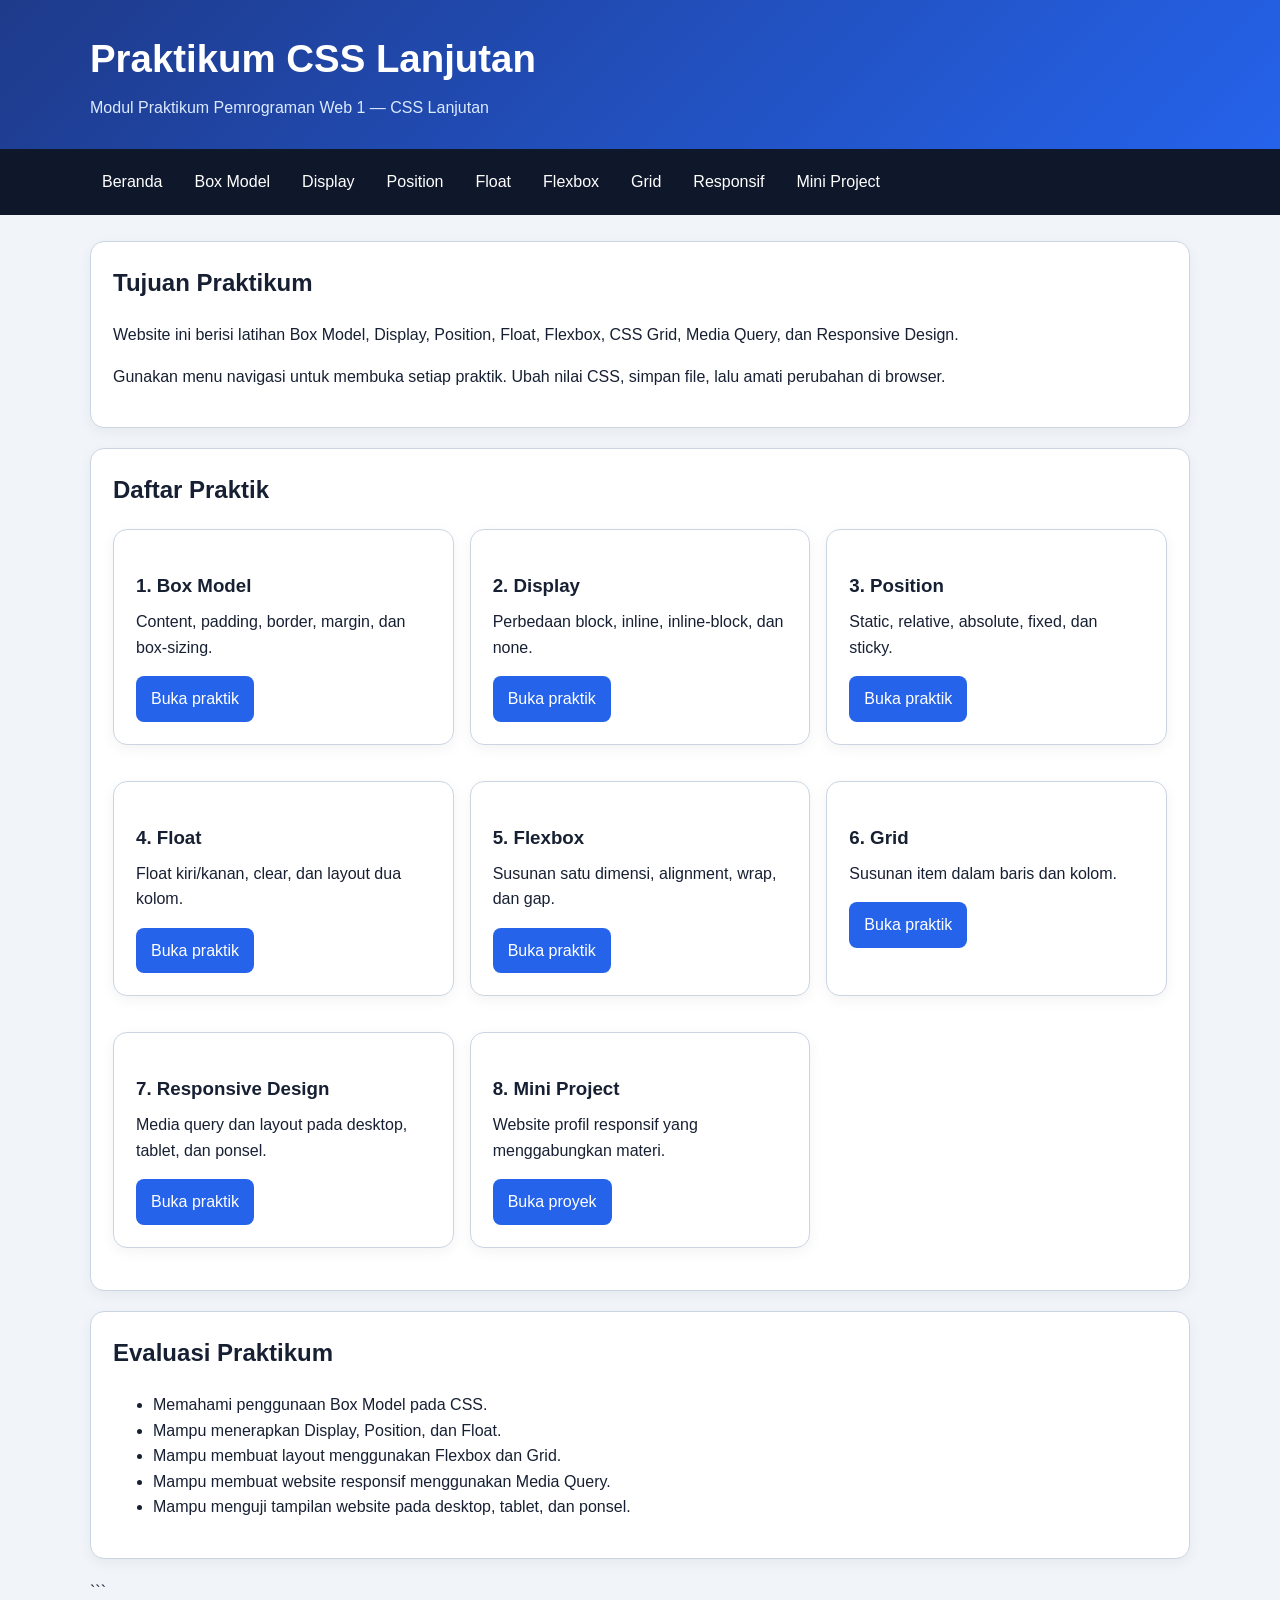
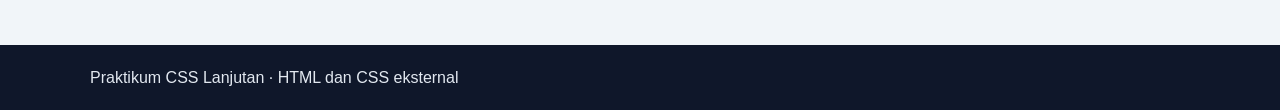
<file: index.html>
<!DOCTYPE html>
<html lang="id">
<head>
  <meta charset="UTF-8">
  <meta name="viewport" content="width=device-width, initial-scale=1.0">
  <title>Praktikum CSS Lanjutan | CSS Lanjutan</title>
  <link rel="stylesheet" href="css/style.css">
</head>
<body>
  <header><div class="wrap"><h1>Praktikum CSS Lanjutan</h1><p>Modul Praktikum Pemrograman Web 1 — CSS Lanjutan</p></div></header>
  <nav aria-label="Navigasi utama"><a href="index.html">Beranda</a>
<a href="boxmodel.html">Box Model</a>
<a href="display.html">Display</a>
<a href="position.html">Position</a>
<a href="float.html">Float</a>
<a href="flexbox.html">Flexbox</a>
<a href="grid.html">Grid</a>
<a href="responsive.html">Responsif</a>
<a href="project.html">Mini Project</a></nav>
  <main>

<section>
  <h2>Tujuan Praktikum</h2>
  <p>Website ini berisi latihan Box Model, Display, Position, Float, Flexbox, CSS Grid, Media Query, dan Responsive Design.</p>
  <p>Gunakan menu navigasi untuk membuka setiap praktik. Ubah nilai CSS, simpan file, lalu amati perubahan di browser.</p>
</section>
<section>
  <h2>Daftar Praktik</h2>
  <div class="cards">
    <article class="panel"><h3>1. Box Model</h3><p>Content, padding, border, margin, dan box-sizing.</p><a class="button" href="boxmodel.html">Buka praktik</a></article>
    <article class="panel"><h3>2. Display</h3><p>Perbedaan block, inline, inline-block, dan none.</p><a class="button" href="display.html">Buka praktik</a></article>
    <article class="panel"><h3>3. Position</h3><p>Static, relative, absolute, fixed, dan sticky.</p><a class="button" href="position.html">Buka praktik</a></article>
    <article class="panel"><h3>4. Float</h3><p>Float kiri/kanan, clear, dan layout dua kolom.</p><a class="button" href="float.html">Buka praktik</a></article>
    <article class="panel"><h3>5. Flexbox</h3><p>Susunan satu dimensi, alignment, wrap, dan gap.</p><a class="button" href="flexbox.html">Buka praktik</a></article>
    <article class="panel"><h3>6. Grid</h3><p>Susunan item dalam baris dan kolom.</p><a class="button" href="grid.html">Buka praktik</a></article>
    <article class="panel"><h3>7. Responsive Design</h3><p>Media query dan layout pada desktop, tablet, dan ponsel.</p><a class="button" href="responsive.html">Buka praktik</a></article>
    <article class="panel"><h3>8. Mini Project</h3><p>Website profil responsif yang menggabungkan materi.</p><a class="button" href="project.html">Buka proyek</a></article>
  </div>
</section>
<section>
  <h2>Evaluasi Praktikum</h2>
  <ul>
    <li>Memahami penggunaan Box Model pada CSS.</li>
    <li>Mampu menerapkan Display, Position, dan Float.</li>
    <li>Mampu membuat layout menggunakan Flexbox dan Grid.</li>
    <li>Mampu membuat website responsif menggunakan Media Query.</li>
    <li>Mampu menguji tampilan website pada desktop, tablet, dan ponsel.</li>
  </ul>
</section>
```

  </main>
  <footer><div class="wrap"><p>Praktikum CSS Lanjutan · HTML dan CSS eksternal</p></div></footer>
</body>
</html>
</file>
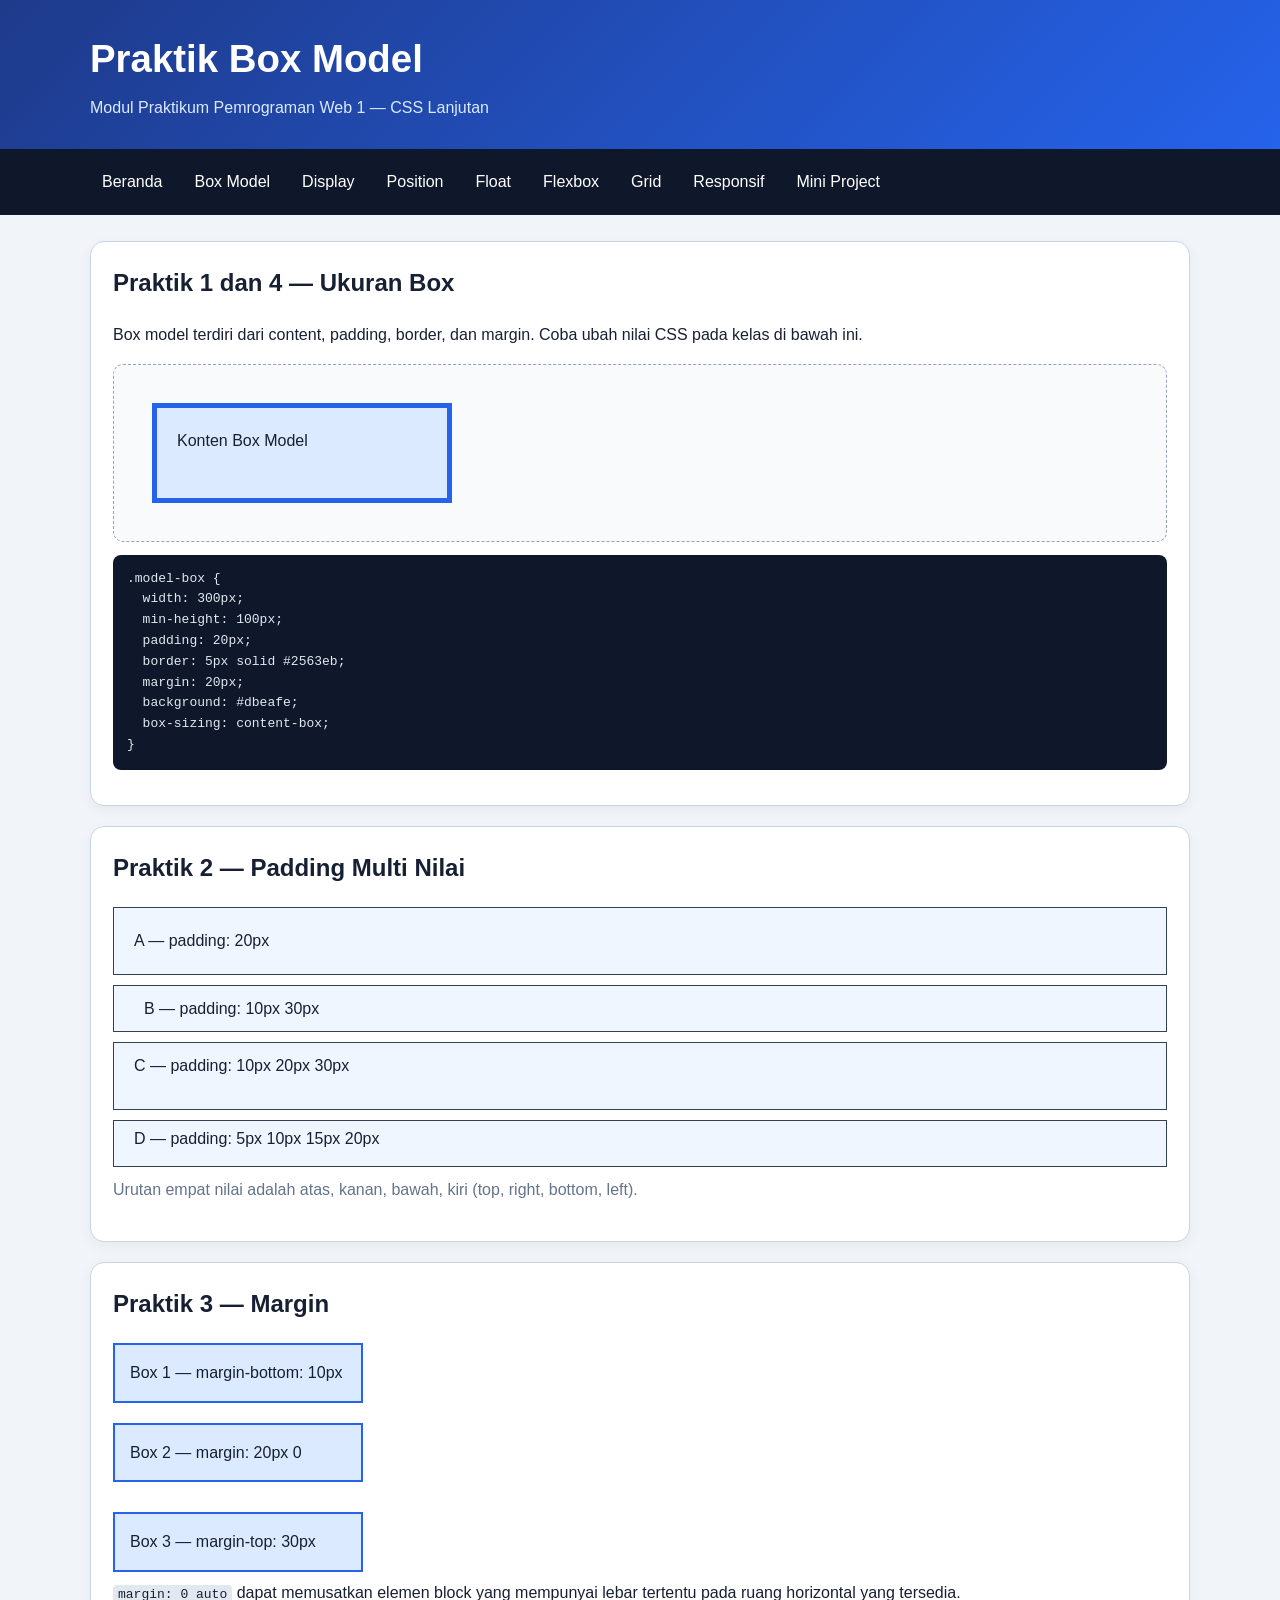
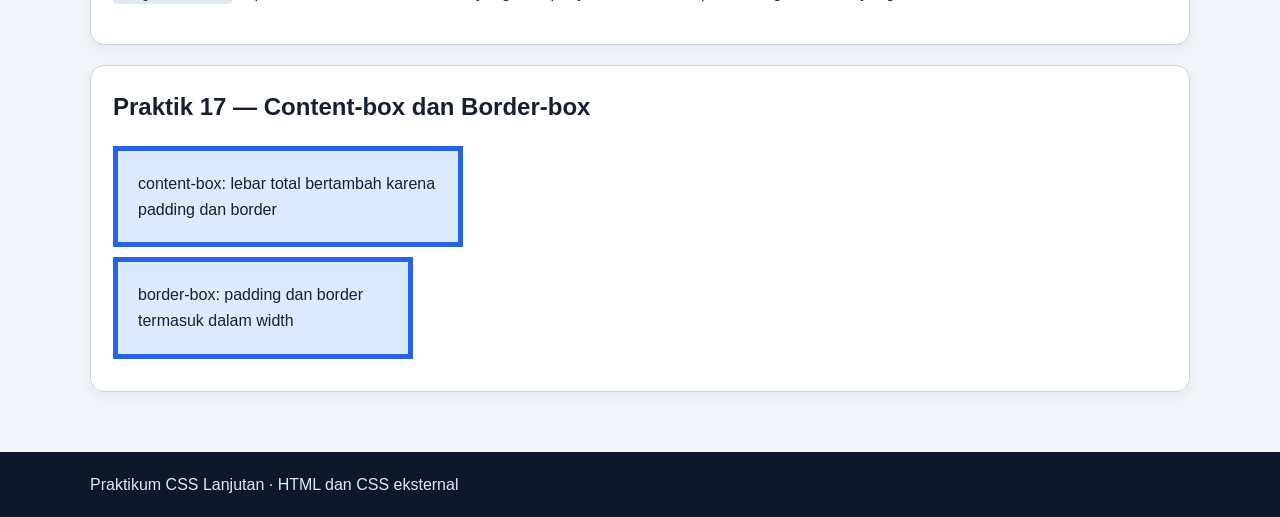
<file: boxmodel.html>
<!DOCTYPE html>
<html lang="id">
<head>
  <meta charset="UTF-8">
  <meta name="viewport" content="width=device-width, initial-scale=1.0">
  <title>Praktik Box Model | CSS Lanjutan</title>
  <link rel="stylesheet" href="css/style.css">
</head>
<body>
  <header><div class="wrap"><h1>Praktik Box Model</h1><p>Modul Praktikum Pemrograman Web 1 — CSS Lanjutan</p></div></header>
  <nav aria-label="Navigasi utama"><a href="index.html">Beranda</a>
<a href="boxmodel.html">Box Model</a>
<a href="display.html">Display</a>
<a href="position.html">Position</a>
<a href="float.html">Float</a>
<a href="flexbox.html">Flexbox</a>
<a href="grid.html">Grid</a>
<a href="responsive.html">Responsif</a>
<a href="project.html">Mini Project</a></nav>
  <main>

<section>
  <h2>Praktik 1 dan 4 — Ukuran Box</h2>
  <p>Box model terdiri dari content, padding, border, dan margin. Coba ubah nilai CSS pada kelas di bawah ini.</p>
  <div class="demo">
    <div class="model-box">Konten Box Model</div>
  </div>
  <pre>.model-box {
  width: 300px;
  min-height: 100px;
  padding: 20px;
  border: 5px solid #2563eb;
  margin: 20px;
  background: #dbeafe;
  box-sizing: content-box;
}</pre>
</section>
<section>
  <h2>Praktik 2 — Padding Multi Nilai</h2>
  <div class="padding-demo">
    <div class="pad a">A — padding: 20px</div>
    <div class="pad b">B — padding: 10px 30px</div>
    <div class="pad c">C — padding: 10px 20px 30px</div>
    <div class="pad d">D — padding: 5px 10px 15px 20px</div>
  </div>
  <p class="muted">Urutan empat nilai adalah atas, kanan, bawah, kiri (top, right, bottom, left).</p>
</section>
<section>
  <h2>Praktik 3 — Margin</h2>
  <div class="margin-box one">Box 1 — margin-bottom: 10px</div>
  <div class="margin-box two">Box 2 — margin: 20px 0</div>
  <div class="margin-box three">Box 3 — margin-top: 30px</div>
  <p><code>margin: 0 auto</code> dapat memusatkan elemen block yang mempunyai lebar tertentu pada ruang horizontal yang tersedia.</p>
</section>
<section>
  <h2>Praktik 17 — Content-box dan Border-box</h2>
  <div class="compare content-box">content-box: lebar total bertambah karena padding dan border</div>
  <div class="compare border-box">border-box: padding dan border termasuk dalam width</div>
</section>
<style>
.model-box { width:300px; min-height:100px; padding:20px; border:5px solid #2563eb; margin:20px; background:#dbeafe; }
.pad { border:1px solid #334155; margin:10px 0; background:#eff6ff; }
.pad.a {padding:20px}.pad.b {padding:10px 30px}.pad.c {padding:10px 20px 30px}.pad.d {padding:5px 10px 15px 20px}
.margin-box {width:250px; padding:15px; border:2px solid #2563eb; background:#dbeafe}
.margin-box.one {margin-bottom:10px}.margin-box.two {margin:20px 0}.margin-box.three {margin-top:30px}
.compare {width:300px; padding:20px; border:5px solid #2563eb; margin:10px 0; background:#dbeafe}
.content-box {box-sizing:content-box}.border-box {box-sizing:border-box}
@media(max-width:500px){.model-box,.compare{max-width:100%}}
</style>

  </main>
  <footer><div class="wrap"><p>Praktikum CSS Lanjutan · HTML dan CSS eksternal</p></div></footer>
</body>
</html>
</file>
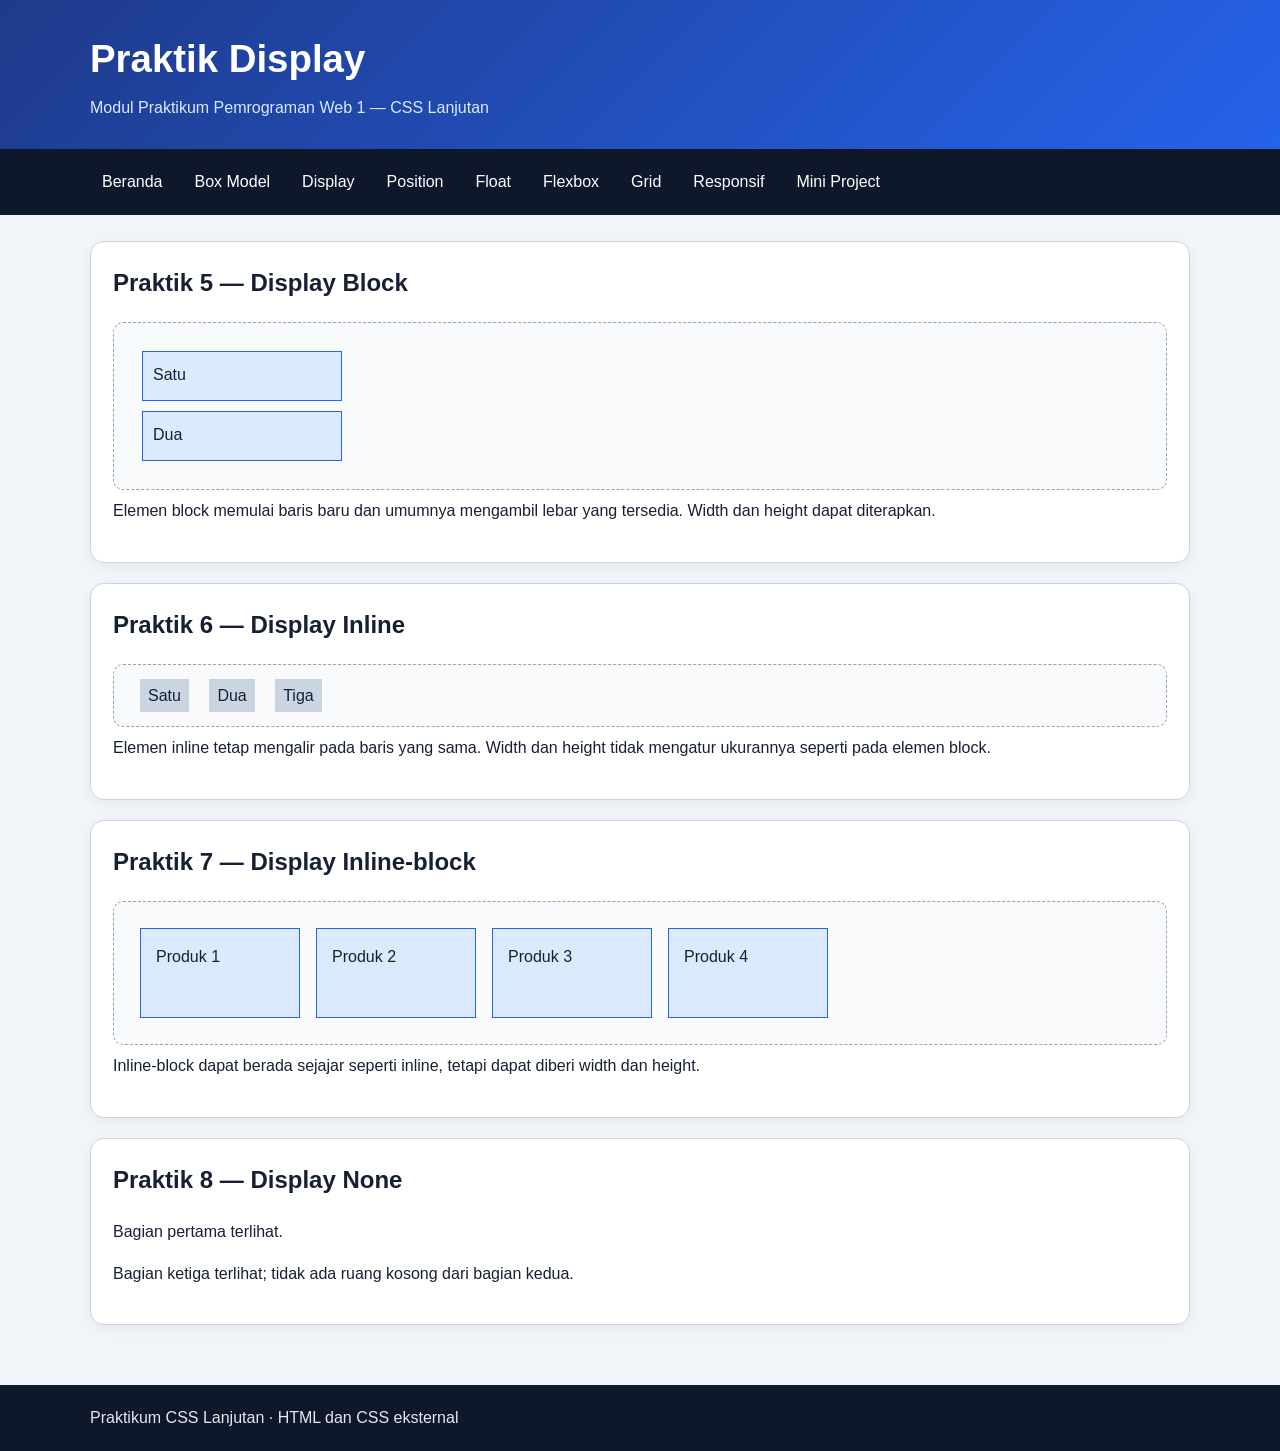
<file: display.html>
<!DOCTYPE html>
<html lang="id">
<head>
  <meta charset="UTF-8">
  <meta name="viewport" content="width=device-width, initial-scale=1.0">
  <title>Praktik Display | CSS Lanjutan</title>
  <link rel="stylesheet" href="css/style.css">
</head>
<body>
  <header><div class="wrap"><h1>Praktik Display</h1><p>Modul Praktikum Pemrograman Web 1 — CSS Lanjutan</p></div></header>
  <nav aria-label="Navigasi utama"><a href="index.html">Beranda</a>
<a href="boxmodel.html">Box Model</a>
<a href="display.html">Display</a>
<a href="position.html">Position</a>
<a href="float.html">Float</a>
<a href="flexbox.html">Flexbox</a>
<a href="grid.html">Grid</a>
<a href="responsive.html">Responsif</a>
<a href="project.html">Mini Project</a></nav>
  <main>

<section>
  <h2>Praktik 5 — Display Block</h2>
  <div class="demo"><span class="block">Satu</span><span class="block">Dua</span></div>
  <p>Elemen block memulai baris baru dan umumnya mengambil lebar yang tersedia. Width dan height dapat diterapkan.</p>
</section>
<section>
  <h2>Praktik 6 — Display Inline</h2>
  <div class="demo"><span class="inline">Satu</span> <span class="inline">Dua</span> <span class="inline">Tiga</span></div>
  <p>Elemen inline tetap mengalir pada baris yang sama. Width dan height tidak mengatur ukurannya seperti pada elemen block.</p>
</section>
<section>
  <h2>Praktik 7 — Display Inline-block</h2>
  <div class="demo inline-wrap"><div class="inline-card">Produk 1</div><div class="inline-card">Produk 2</div><div class="inline-card">Produk 3</div><div class="inline-card">Produk 4</div></div>
  <p>Inline-block dapat berada sejajar seperti inline, tetapi dapat diberi width dan height.</p>
</section>
<section>
  <h2>Praktik 8 — Display None</h2>
  <p>Bagian pertama terlihat.</p><p class="hidden-demo">Bagian kedua disembunyikan dengan display:none.</p><p>Bagian ketiga terlihat; tidak ada ruang kosong dari bagian kedua.</p>
</section>
<style>
.block{display:block;width:200px;min-height:50px;padding:10px;margin:10px;border:1px solid #2563eb;background:#dbeafe}
.inline{display:inline;background:#cbd5e1;padding:8px;margin:8px}
.inline-card{display:inline-block;vertical-align:top;width:160px;min-height:90px;padding:15px;margin:8px;border:1px solid #2563eb;background:#dbeafe}
.hidden-demo{display:none}
</style>

  </main>
  <footer><div class="wrap"><p>Praktikum CSS Lanjutan · HTML dan CSS eksternal</p></div></footer>
</body>
</html>
</file>
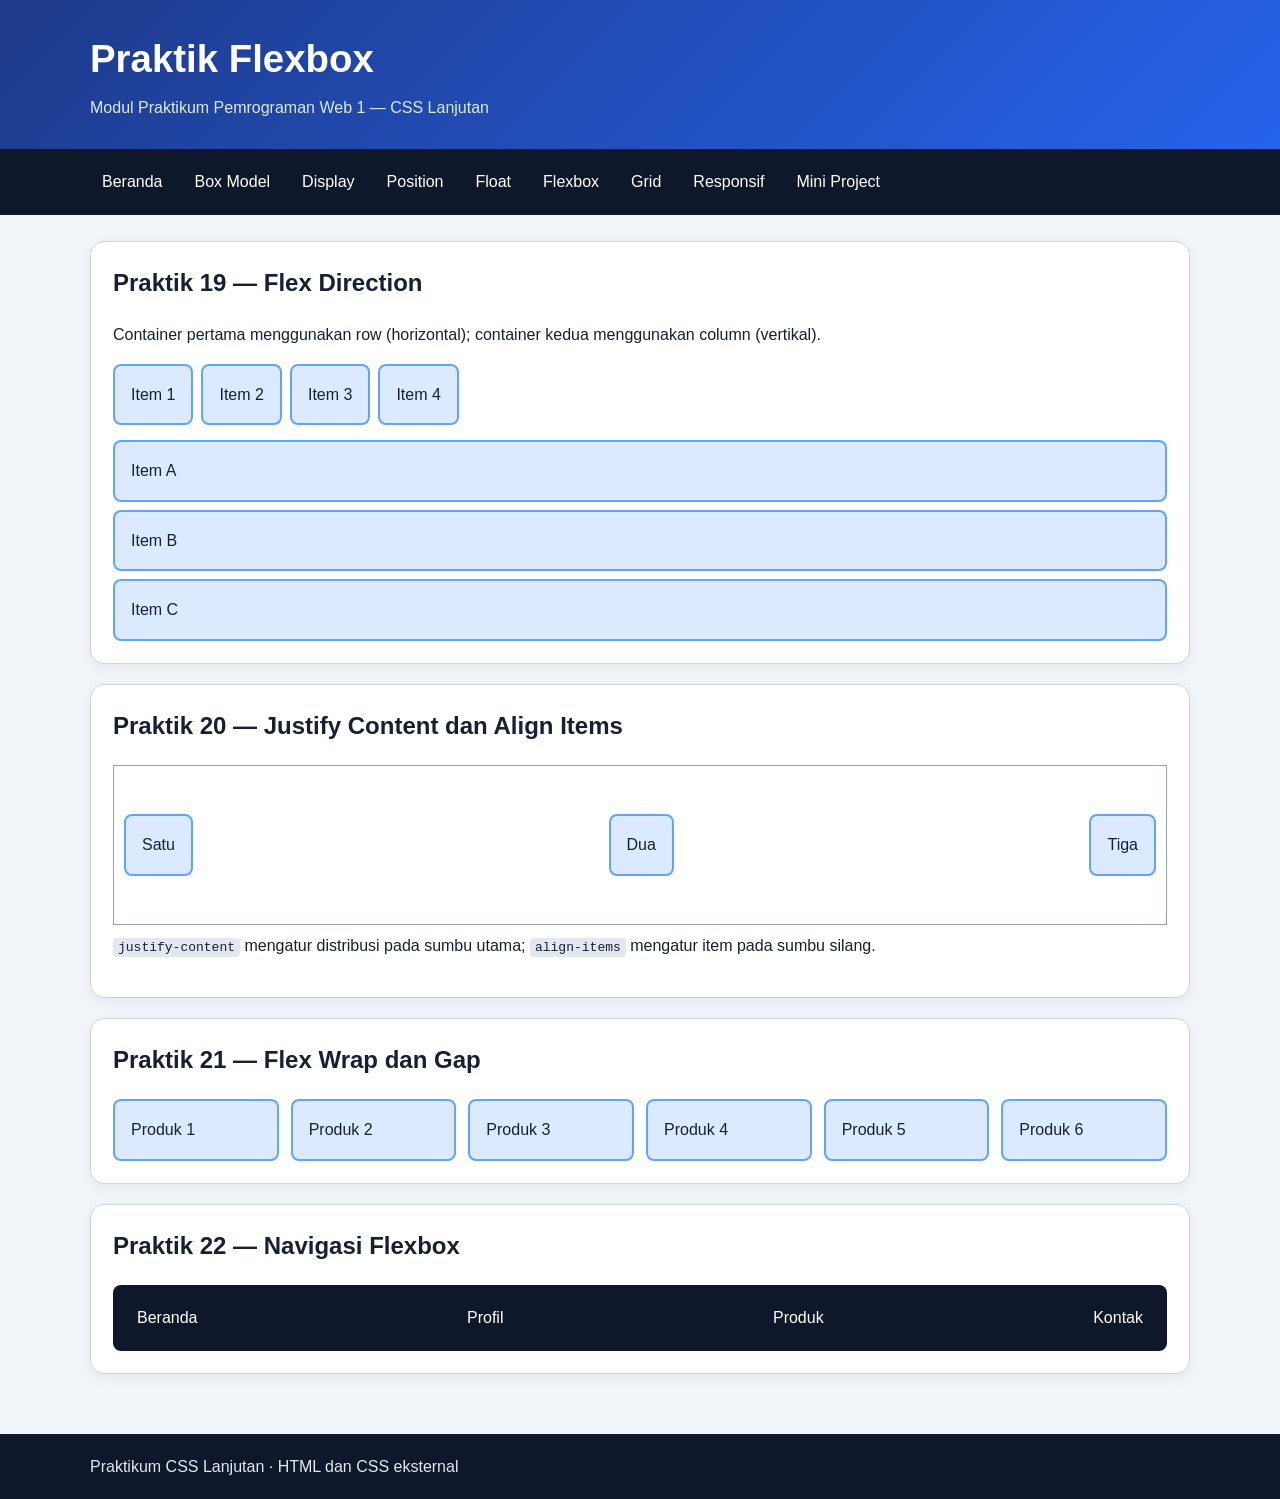
<file: flexbox.html>
<!DOCTYPE html>
<html lang="id">
<head>
  <meta charset="UTF-8">
  <meta name="viewport" content="width=device-width, initial-scale=1.0">
  <title>Praktik Flexbox | CSS Lanjutan</title>
  <link rel="stylesheet" href="css/style.css">
</head>
<body>
  <header><div class="wrap"><h1>Praktik Flexbox</h1><p>Modul Praktikum Pemrograman Web 1 — CSS Lanjutan</p></div></header>
  <nav aria-label="Navigasi utama"><a href="index.html">Beranda</a>
<a href="boxmodel.html">Box Model</a>
<a href="display.html">Display</a>
<a href="position.html">Position</a>
<a href="float.html">Float</a>
<a href="flexbox.html">Flexbox</a>
<a href="grid.html">Grid</a>
<a href="responsive.html">Responsif</a>
<a href="project.html">Mini Project</a></nav>
  <main>

<section>
  <h2>Praktik 19 — Flex Direction</h2>
  <p>Container pertama menggunakan row (horizontal); container kedua menggunakan column (vertikal).</p>
  <div class="flex-row"><div class="item">Item 1</div><div class="item">Item 2</div><div class="item">Item 3</div><div class="item">Item 4</div></div>
  <div class="flex-column"><div class="item">Item A</div><div class="item">Item B</div><div class="item">Item C</div></div>
</section>
<section>
  <h2>Praktik 20 — Justify Content dan Align Items</h2>
  <div class="flex-align"><div class="item">Satu</div><div class="item">Dua</div><div class="item">Tiga</div></div>
  <p><code>justify-content</code> mengatur distribusi pada sumbu utama; <code>align-items</code> mengatur item pada sumbu silang.</p>
</section>
<section>
  <h2>Praktik 21 — Flex Wrap dan Gap</h2>
  <div class="flex-cards">
    <div class="kartu">Produk 1</div><div class="kartu">Produk 2</div><div class="kartu">Produk 3</div>
    <div class="kartu">Produk 4</div><div class="kartu">Produk 5</div><div class="kartu">Produk 6</div>
  </div>
</section>
<section>
  <h2>Praktik 22 — Navigasi Flexbox</h2>
  <nav class="demo-nav"><a href="index.html">Beranda</a><a href="project.html">Profil</a><a href="grid.html">Produk</a><a href="responsive.html">Kontak</a></nav>
</section>
<style>
.flex-row{display:flex;flex-direction:row;gap:8px;flex-wrap:wrap}
.flex-column{display:flex;flex-direction:column;gap:8px;margin-top:15px}
.flex-align{display:flex;min-height:160px;justify-content:space-between;align-items:center;border:1px solid #94a3b8;padding:10px;gap:8px}
.flex-cards{display:flex;flex-wrap:wrap;gap:12px}
.flex-cards .kartu{flex:1 1 150px}
.demo-nav{position:static;display:flex;justify-content:space-between;flex-wrap:wrap;gap:10px;padding:12px;background:#0f172a;border-radius:8px}
</style>

  </main>
  <footer><div class="wrap"><p>Praktikum CSS Lanjutan · HTML dan CSS eksternal</p></div></footer>
</body>
</html>
</file>
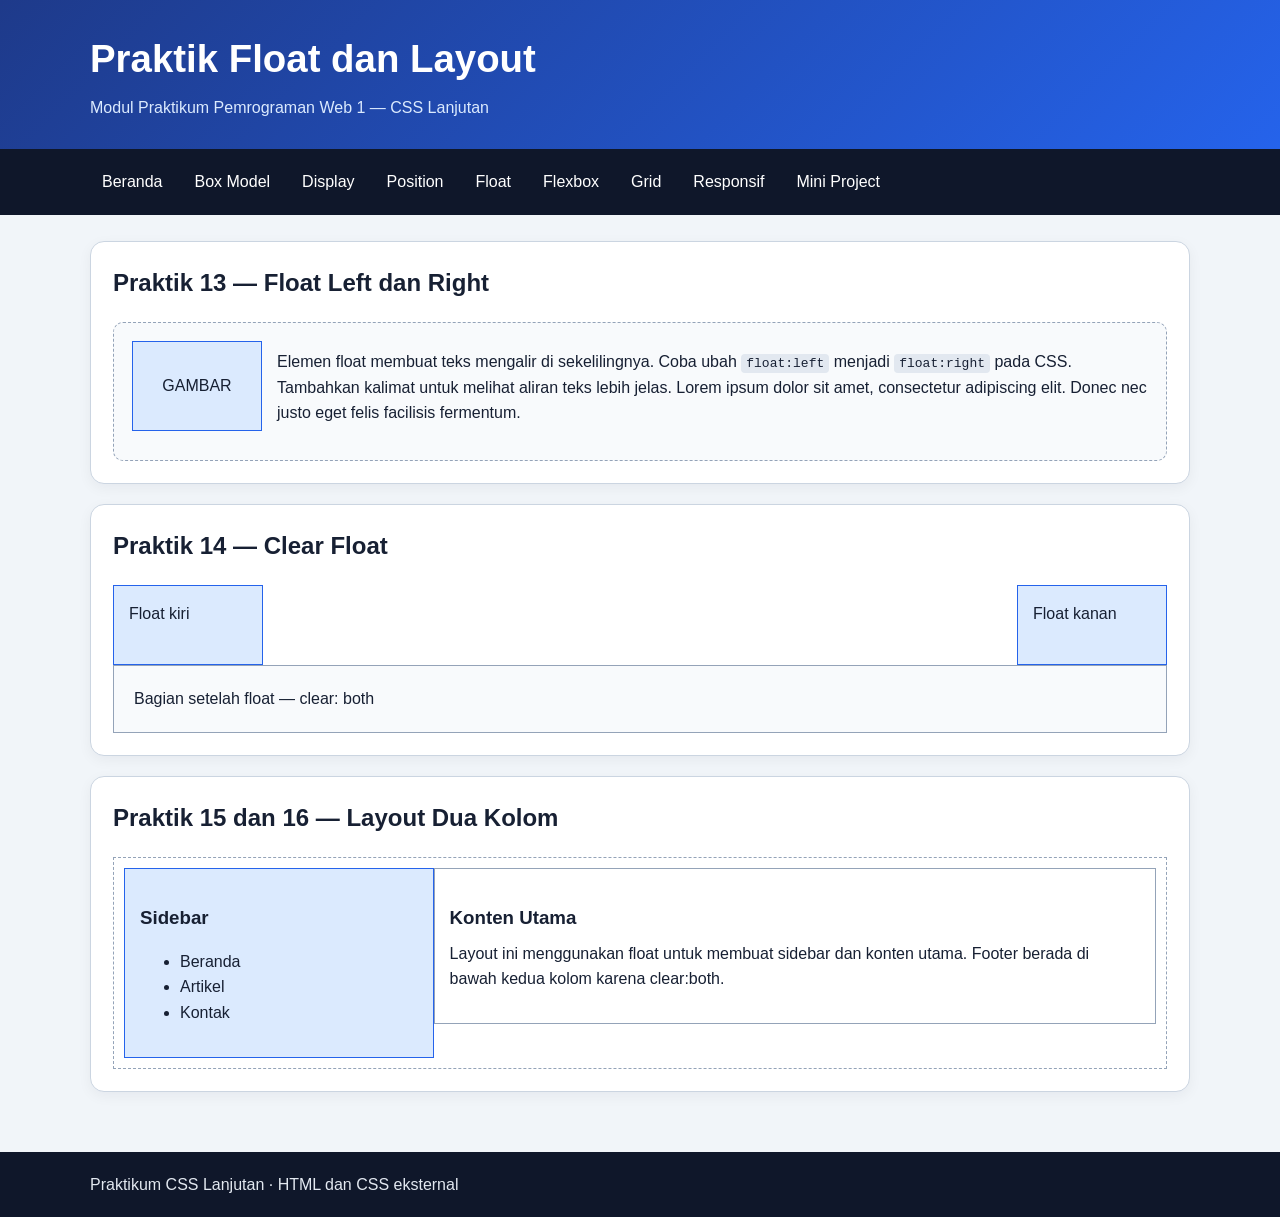
<file: float.html>
<!DOCTYPE html>
<html lang="id">
<head>
  <meta charset="UTF-8">
  <meta name="viewport" content="width=device-width, initial-scale=1.0">
  <title>Praktik Float dan Layout | CSS Lanjutan</title>
  <link rel="stylesheet" href="css/style.css">
</head>
<body>
  <header><div class="wrap"><h1>Praktik Float dan Layout</h1><p>Modul Praktikum Pemrograman Web 1 — CSS Lanjutan</p></div></header>
  <nav aria-label="Navigasi utama"><a href="index.html">Beranda</a>
<a href="boxmodel.html">Box Model</a>
<a href="display.html">Display</a>
<a href="position.html">Position</a>
<a href="float.html">Float</a>
<a href="flexbox.html">Flexbox</a>
<a href="grid.html">Grid</a>
<a href="responsive.html">Responsif</a>
<a href="project.html">Mini Project</a></nav>
  <main>

<section>
  <h2>Praktik 13 — Float Left dan Right</h2>
  <div class="demo float-demo"><div class="float-image">GAMBAR</div><p>Elemen float membuat teks mengalir di sekelilingnya. Coba ubah <code>float:left</code> menjadi <code>float:right</code> pada CSS. Tambahkan kalimat untuk melihat aliran teks lebih jelas. Lorem ipsum dolor sit amet, consectetur adipiscing elit. Donec nec justo eget felis facilisis fermentum.</p></div>
</section>
<section>
  <h2>Praktik 14 — Clear Float</h2>
  <div class="float-left">Float kiri</div><div class="float-right">Float kanan</div>
  <div class="clear-footer">Bagian setelah float — clear: both</div>
</section>
<section>
  <h2>Praktik 15 dan 16 — Layout Dua Kolom</h2>
  <div class="layout-float">
    <aside class="side-float"><h3>Sidebar</h3><ul><li>Beranda</li><li>Artikel</li><li>Kontak</li></ul></aside>
    <article class="main-float"><h3>Konten Utama</h3><p>Layout ini menggunakan float untuk membuat sidebar dan konten utama. Footer berada di bawah kedua kolom karena clear:both.</p></article>
    <div class="clear"></div>
  </div>
</section>
<style>
.float-image{float:left;width:130px;height:90px;margin:0 15px 10px 0;border:1px solid #2563eb;background:#dbeafe;display:grid;place-items:center}
.float-left,.float-right{width:150px;min-height:80px;padding:15px;border:1px solid #2563eb;background:#dbeafe}
.float-left{float:left}.float-right{float:right}
.clear-footer{clear:both;padding:20px;border:1px solid #94a3b8;background:#f8fafc}
.layout-float{border:1px dashed #94a3b8;padding:10px}
.side-float{float:left;width:30%;padding:15px;border:1px solid #2563eb;background:#dbeafe;box-sizing:border-box}
.main-float{float:left;width:70%;padding:15px;border:1px solid #94a3b8;box-sizing:border-box}
.clear{clear:both}
@media(max-width:600px){.side-float,.main-float{float:none;width:100%}}
</style>

  </main>
  <footer><div class="wrap"><p>Praktikum CSS Lanjutan · HTML dan CSS eksternal</p></div></footer>
</body>
</html>
</file>
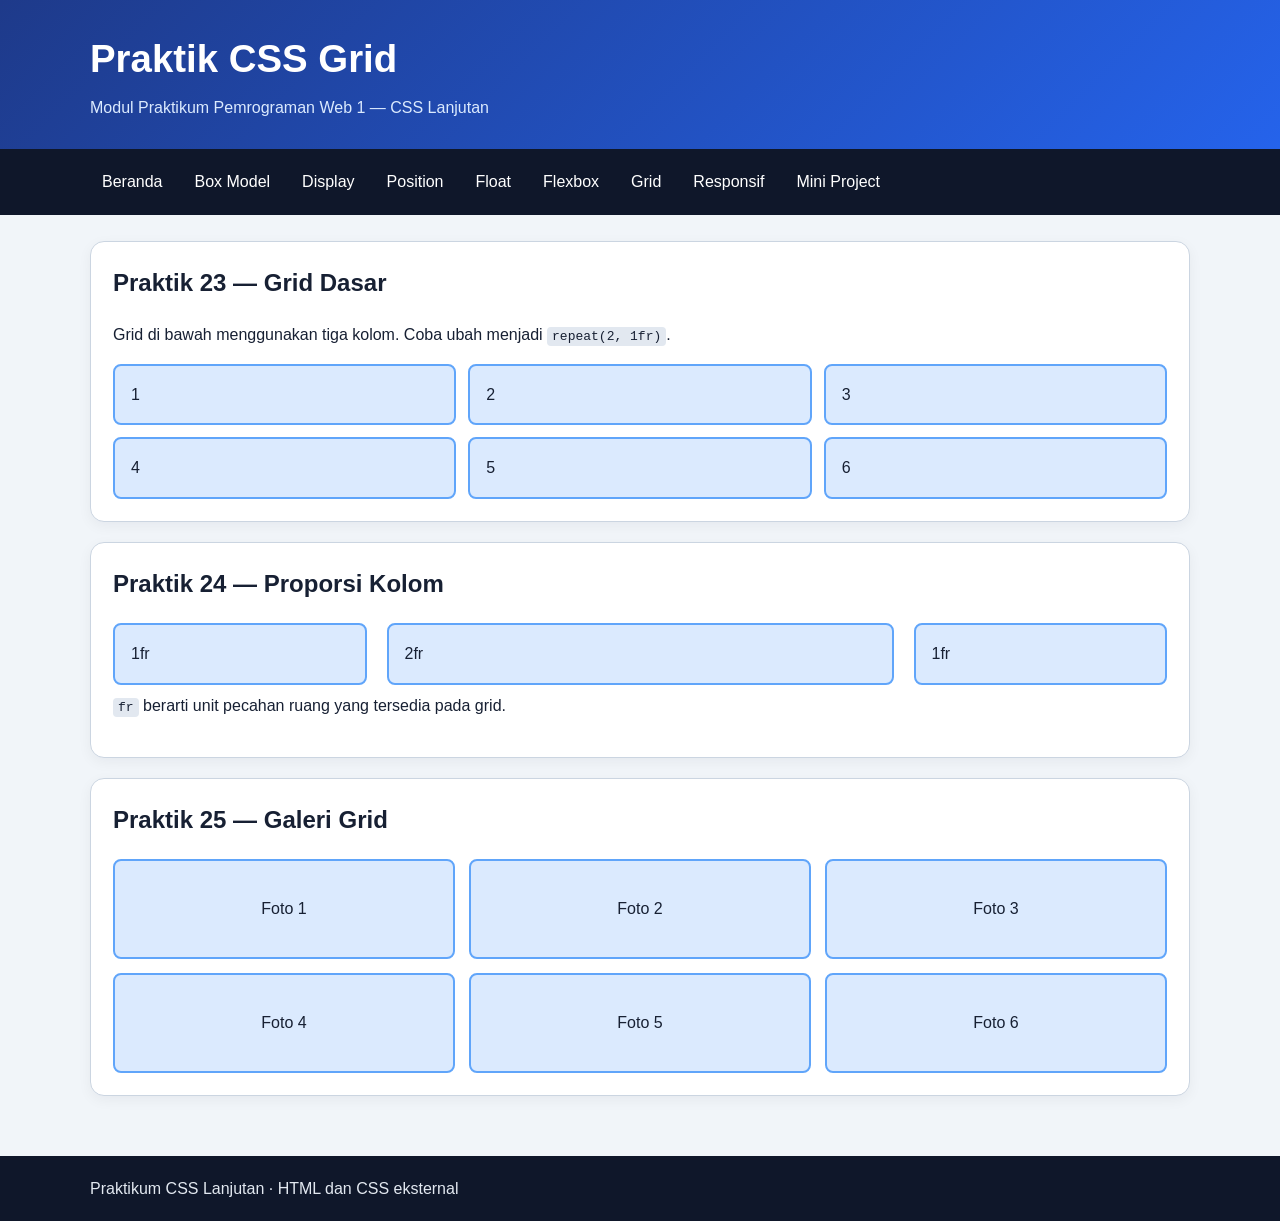
<file: grid.html>
<!DOCTYPE html>
<html lang="id">
<head>
  <meta charset="UTF-8">
  <meta name="viewport" content="width=device-width, initial-scale=1.0">
  <title>Praktik CSS Grid | CSS Lanjutan</title>
  <link rel="stylesheet" href="css/style.css">
</head>
<body>
  <header><div class="wrap"><h1>Praktik CSS Grid</h1><p>Modul Praktikum Pemrograman Web 1 — CSS Lanjutan</p></div></header>
  <nav aria-label="Navigasi utama"><a href="index.html">Beranda</a>
<a href="boxmodel.html">Box Model</a>
<a href="display.html">Display</a>
<a href="position.html">Position</a>
<a href="float.html">Float</a>
<a href="flexbox.html">Flexbox</a>
<a href="grid.html">Grid</a>
<a href="responsive.html">Responsif</a>
<a href="project.html">Mini Project</a></nav>
  <main>

<section>
  <h2>Praktik 23 — Grid Dasar</h2>
  <p>Grid di bawah menggunakan tiga kolom. Coba ubah menjadi <code>repeat(2, 1fr)</code>.</p>
  <div class="grid-basic"><div class="item">1</div><div class="item">2</div><div class="item">3</div><div class="item">4</div><div class="item">5</div><div class="item">6</div></div>
</section>
<section>
  <h2>Praktik 24 — Proporsi Kolom</h2>
  <div class="grid-proportion"><div class="item">1fr</div><div class="item">2fr</div><div class="item">1fr</div></div>
  <p><code>fr</code> berarti unit pecahan ruang yang tersedia pada grid.</p>
</section>
<section>
  <h2>Praktik 25 — Galeri Grid</h2>
  <div class="gallery"><div class="foto">Foto 1</div><div class="foto">Foto 2</div><div class="foto">Foto 3</div><div class="foto">Foto 4</div><div class="foto">Foto 5</div><div class="foto">Foto 6</div></div>
</section>
<style>
.grid-basic{display:grid;grid-template-columns:repeat(3,minmax(0,1fr));gap:12px}
.grid-proportion{display:grid;grid-template-columns:1fr 2fr 1fr;gap:20px}
.gallery{display:grid;grid-template-columns:repeat(3,minmax(0,1fr));gap:14px}
.foto{min-height:100px;display:grid;place-items:center}
@media(max-width:700px){.grid-basic,.gallery{grid-template-columns:repeat(2,minmax(0,1fr))}}
@media(max-width:500px){.grid-basic,.grid-proportion,.gallery{grid-template-columns:1fr}}
</style>

  </main>
  <footer><div class="wrap"><p>Praktikum CSS Lanjutan · HTML dan CSS eksternal</p></div></footer>
</body>
</html>
</file>
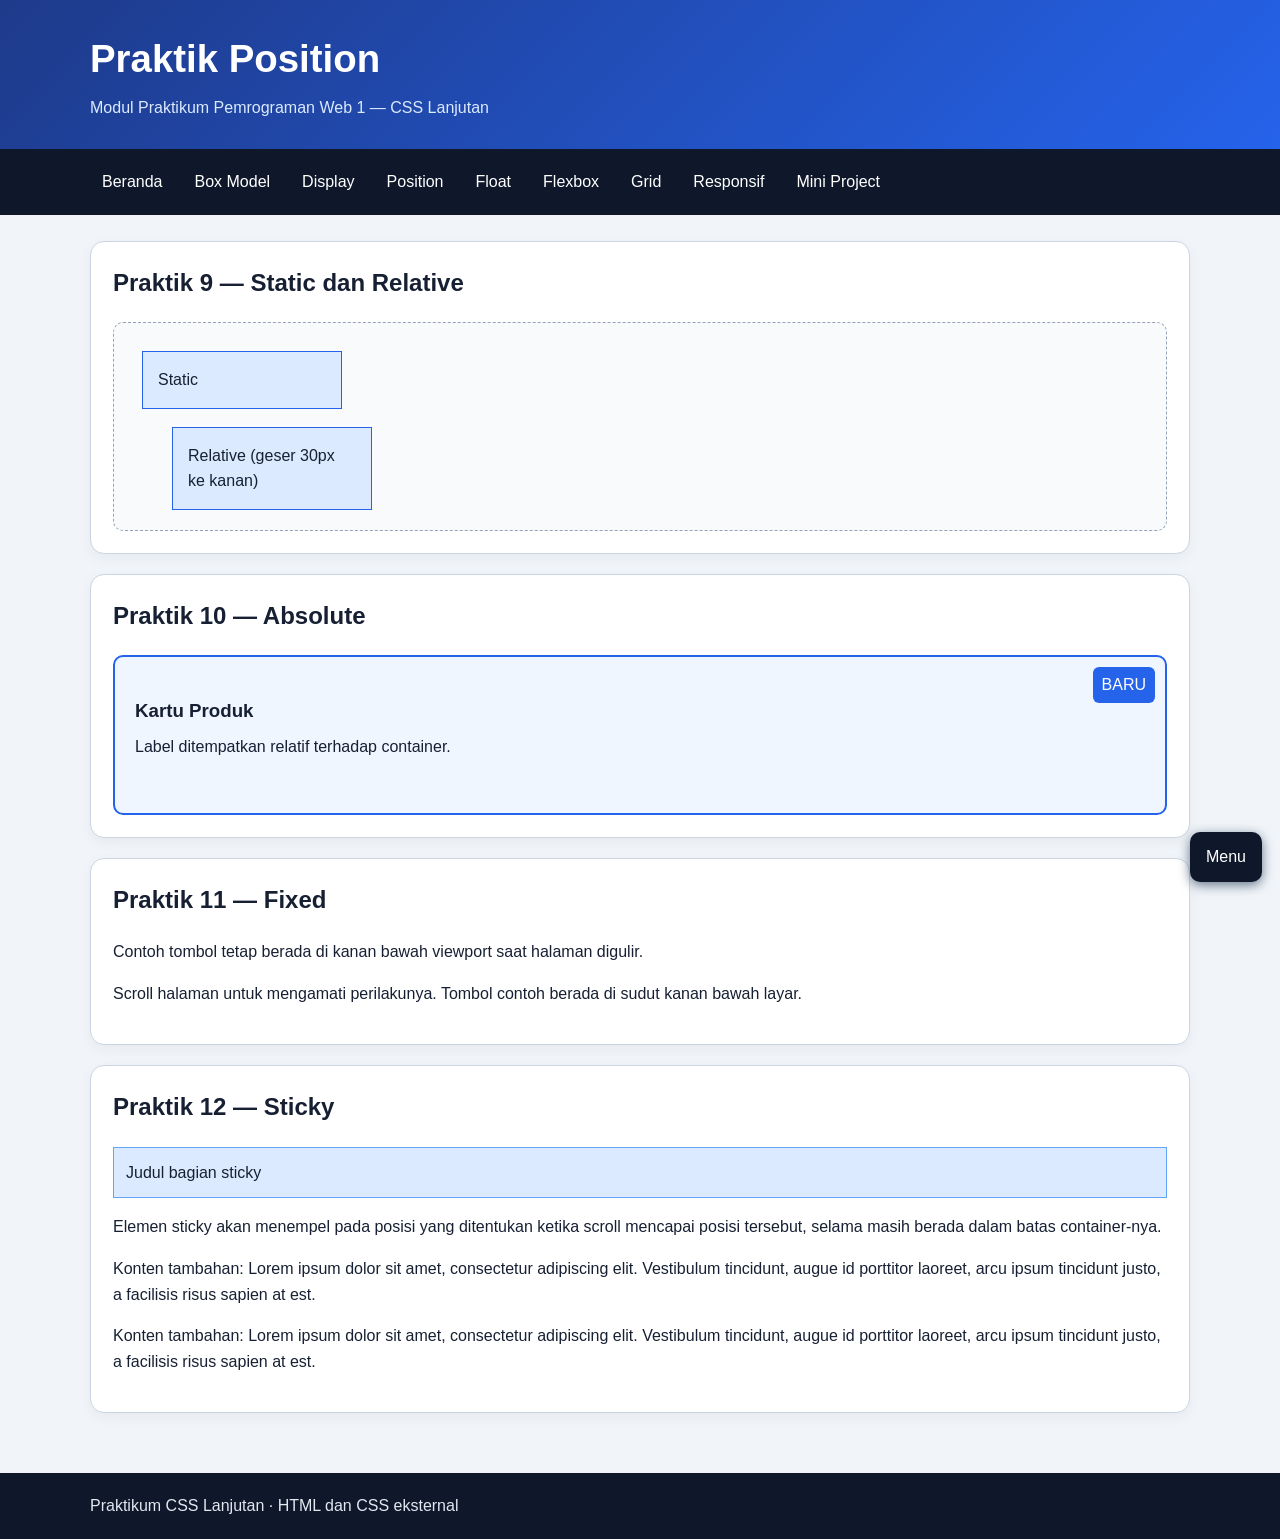
<file: position.html>
<!DOCTYPE html>
<html lang="id">
<head>
  <meta charset="UTF-8">
  <meta name="viewport" content="width=device-width, initial-scale=1.0">
  <title>Praktik Position | CSS Lanjutan</title>
  <link rel="stylesheet" href="css/style.css">
</head>
<body>
  <header><div class="wrap"><h1>Praktik Position</h1><p>Modul Praktikum Pemrograman Web 1 — CSS Lanjutan</p></div></header>
  <nav aria-label="Navigasi utama"><a href="index.html">Beranda</a>
<a href="boxmodel.html">Box Model</a>
<a href="display.html">Display</a>
<a href="position.html">Position</a>
<a href="float.html">Float</a>
<a href="flexbox.html">Flexbox</a>
<a href="grid.html">Grid</a>
<a href="responsive.html">Responsif</a>
<a href="project.html">Mini Project</a></nav>
  <main>

<section>
  <h2>Praktik 9 — Static dan Relative</h2>
  <div class="demo position-demo"><div class="pos normal">Static</div><div class="pos relative">Relative (geser 30px ke kanan)</div></div>
</section>
<section>
  <h2>Praktik 10 — Absolute</h2>
  <div class="absolute-container"><h3>Kartu Produk</h3><p>Label ditempatkan relatif terhadap container.</p><span class="new-label">BARU</span></div>
</section>
<section>
  <h2>Praktik 11 — Fixed</h2>
  <p>Contoh tombol tetap berada di kanan bawah viewport saat halaman digulir.</p>
  <p>Scroll halaman untuk mengamati perilakunya. Tombol contoh berada di sudut kanan bawah layar.</p>
</section>
<section>
  <h2>Praktik 12 — Sticky</h2>
  <p class="sticky-heading">Judul bagian sticky</p>
  <p>Elemen sticky akan menempel pada posisi yang ditentukan ketika scroll mencapai posisi tersebut, selama masih berada dalam batas container-nya.</p>
  <p>Konten tambahan: Lorem ipsum dolor sit amet, consectetur adipiscing elit. Vestibulum tincidunt, augue id porttitor laoreet, arcu ipsum tincidunt justo, a facilisis risus sapien at est.</p>
  <p>Konten tambahan: Lorem ipsum dolor sit amet, consectetur adipiscing elit. Vestibulum tincidunt, augue id porttitor laoreet, arcu ipsum tincidunt justo, a facilisis risus sapien at est.</p>
</section>
<div class="fixed-button">Menu</div>
<style>
.position-demo{min-height:150px}
.pos{width:200px;padding:15px;border:1px solid #2563eb;margin:10px;background:#dbeafe}
.normal{position:static}.relative{position:relative;left:30px;top:8px}
.absolute-container{position:relative;min-height:160px;padding:20px;border:2px solid #2563eb;border-radius:10px;background:#eff6ff}
.new-label{position:absolute;top:10px;right:10px;padding:5px 9px;background:#2563eb;color:white;border-radius:6px}
.fixed-button{position:fixed;right:18px;bottom:18px;padding:12px 16px;background:#0f172a;color:white;border-radius:10px;box-shadow:0 3px 12px #64748b}
.sticky-heading{position:sticky;top:0;padding:12px;background:#dbeafe;border:1px solid #60a5fa}
</style>

  </main>
  <footer><div class="wrap"><p>Praktikum CSS Lanjutan · HTML dan CSS eksternal</p></div></footer>
</body>
</html>
</file>
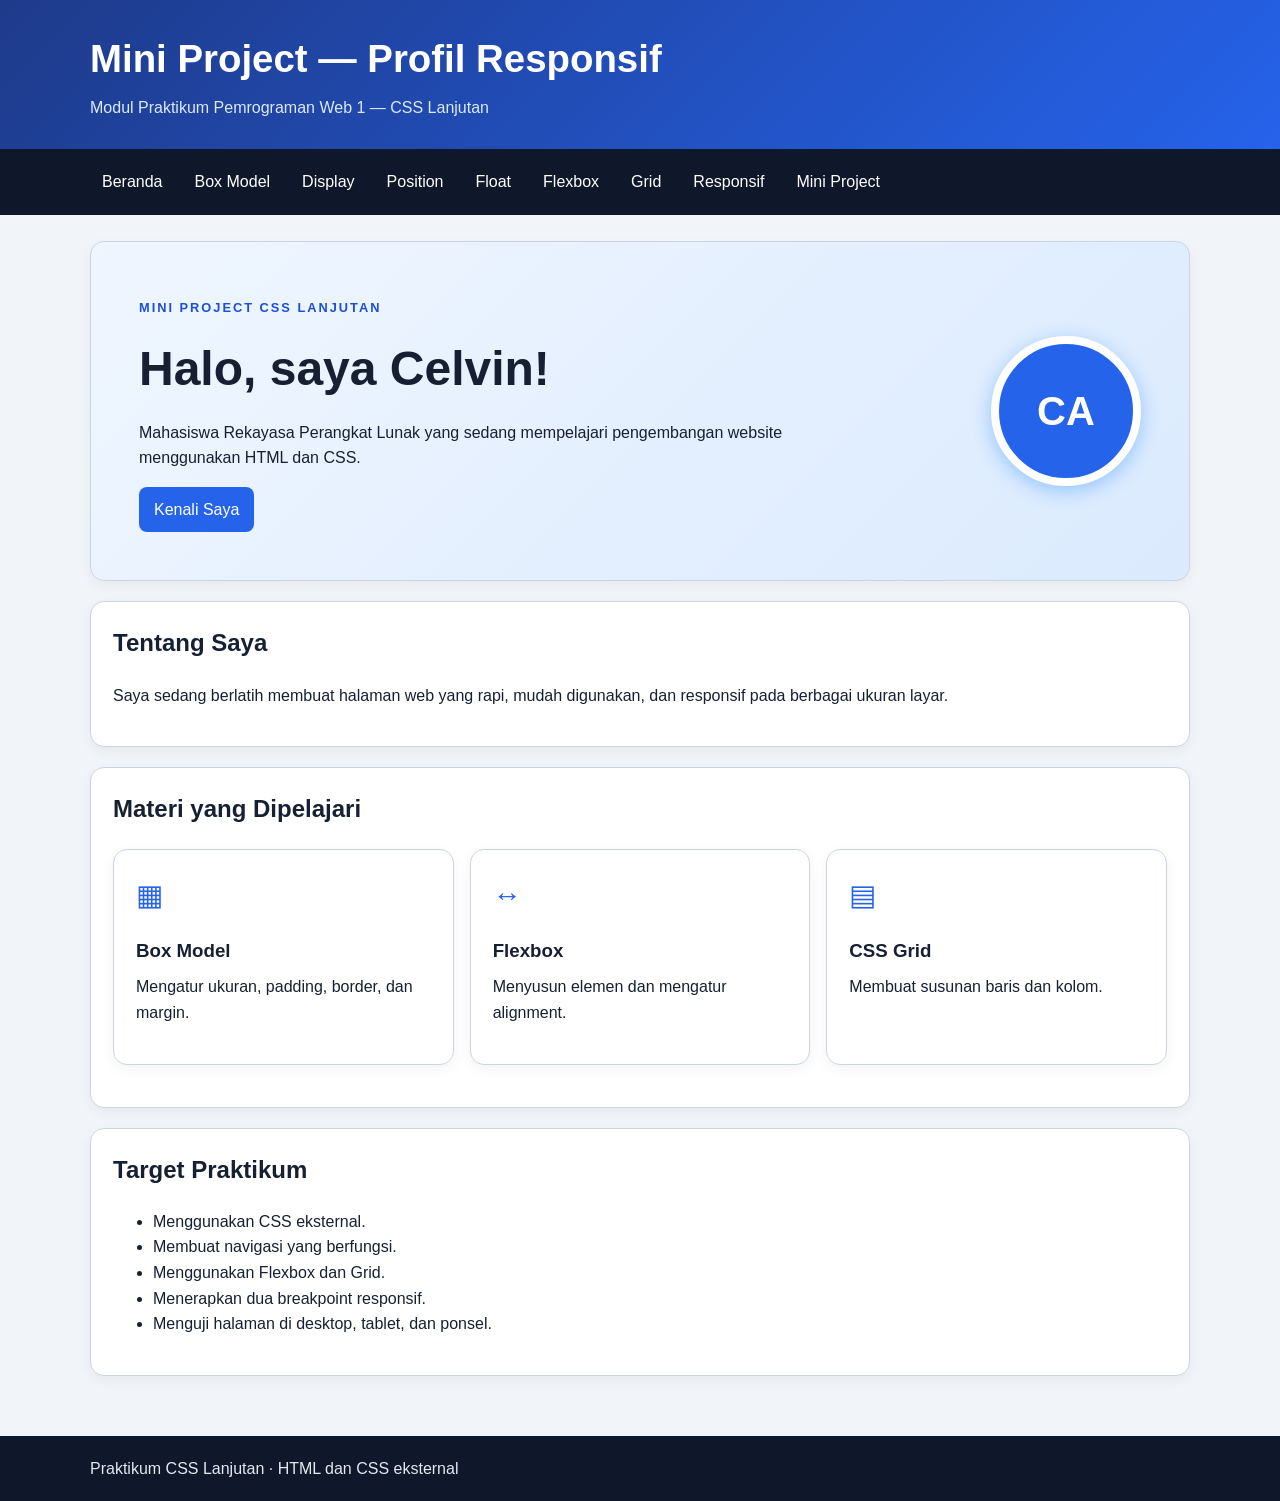
<file: project.html>
<!DOCTYPE html>
<html lang="id">
<head>
  <meta charset="UTF-8">
  <meta name="viewport" content="width=device-width, initial-scale=1.0">
  <title>Mini Project — Profil Responsif | CSS Lanjutan</title>
  <link rel="stylesheet" href="css/style.css">
</head>
<body>
  <header><div class="wrap"><h1>Mini Project — Profil Responsif</h1><p>Modul Praktikum Pemrograman Web 1 — CSS Lanjutan</p></div></header>
  <nav aria-label="Navigasi utama"><a href="index.html">Beranda</a>
<a href="boxmodel.html">Box Model</a>
<a href="display.html">Display</a>
<a href="position.html">Position</a>
<a href="float.html">Float</a>
<a href="flexbox.html">Flexbox</a>
<a href="grid.html">Grid</a>
<a href="responsive.html">Responsif</a>
<a href="project.html">Mini Project</a></nav>
  <main>

<section class="hero">
  <div>
    <p class="eyebrow">MINI PROJECT CSS LANJUTAN</p>
    <h2>Halo, saya Celvin!</h2>
    <p>Mahasiswa Rekayasa Perangkat Lunak yang sedang mempelajari pengembangan website menggunakan HTML dan CSS.</p>
    <a class="button" href="#tentang">Kenali Saya</a>
  </div>
  <div class="avatar" aria-label="Ilustrasi profil">CA</div>
</section>
<section id="tentang">
  <h2>Tentang Saya</h2>
  <p>Saya sedang berlatih membuat halaman web yang rapi, mudah digunakan, dan responsif pada berbagai ukuran layar.</p>
</section>
<section>
  <h2>Materi yang Dipelajari</h2>
  <div class="cards project-cards">
    <article class="panel"><span class="skill-icon">▦</span><h3>Box Model</h3><p>Mengatur ukuran, padding, border, dan margin.</p></article>
    <article class="panel"><span class="skill-icon">↔</span><h3>Flexbox</h3><p>Menyusun elemen dan mengatur alignment.</p></article>
    <article class="panel"><span class="skill-icon">▤</span><h3>CSS Grid</h3><p>Membuat susunan baris dan kolom.</p></article>
  </div>
</section>
<section>
  <h2>Target Praktikum</h2>
  <ul><li>Menggunakan CSS eksternal.</li><li>Membuat navigasi yang berfungsi.</li><li>Menggunakan Flexbox dan Grid.</li><li>Menerapkan dua breakpoint responsif.</li><li>Menguji halaman di desktop, tablet, dan ponsel.</li></ul>
</section>
<style>
.hero{display:flex;align-items:center;justify-content:space-between;gap:24px;padding:clamp(22px,5vw,48px);background:linear-gradient(135deg,#eff6ff,#dbeafe)}
.hero>div:first-child{max-width:650px}
.hero h2{font-size:clamp(1.8rem,4vw,3rem);margin:0 0 12px}
.eyebrow{color:#1d4ed8;font-size:.8rem;font-weight:bold;letter-spacing:2px}
.avatar{flex:0 0 150px;width:150px;height:150px;border-radius:50%;display:grid;place-items:center;background:#2563eb;color:white;font-size:2.5rem;font-weight:bold;border:8px solid white;box-shadow:0 5px 20px #93c5fd}
.skill-icon{font-size:1.8rem;color:#2563eb}
@media(max-width:600px){.hero{flex-direction:column-reverse;align-items:flex-start}.avatar{width:100px;height:100px;flex-basis:100px;font-size:1.8rem}.project-cards{grid-template-columns:1fr}}
</style>

  </main>
  <footer><div class="wrap"><p>Praktikum CSS Lanjutan · HTML dan CSS eksternal</p></div></footer>
</body>
</html>
</file>
<file: css/style.css>
/* CSS Lanjutan - stylesheet eksternal bersama */
:root {
  --primary: #2563eb;
  --primary-dark: #1d4ed8;
  --ink: #172033;
  --muted: #64748b;
  --surface: #ffffff;
  --page: #f1f5f9;
  --border: #cbd5e1;
  --accent: #dbeafe;
}
* { box-sizing: border-box; }
html { scroll-behavior: smooth; }
body {
  margin: 0;
  font-family: Arial, Helvetica, sans-serif;
  line-height: 1.6;
  color: var(--ink);
  background: var(--page);
}
header {
  color: white;
  background: linear-gradient(135deg, #1e3a8a, #2563eb);
  padding: 28px 20px;
}
header .wrap, main, footer .wrap { width: min(1100px, 92%); margin: 0 auto; }
header h1 { margin: 0 0 6px; font-size: clamp(1.6rem, 4vw, 2.4rem); }
header p { margin: 0; color: #dbeafe; }
nav {
  display: flex;
  flex-wrap: wrap;
  gap: 8px;
  padding: 12px max(4%, calc((100% - 1100px)/2));
  background: #0f172a;
}
nav a {
  color: white;
  text-decoration: none;
  padding: 8px 12px;
  border-radius: 8px;
}
nav a:hover, nav a:focus { background: #334155; }
main { padding: 26px 0 40px; }
section, .panel {
  background: var(--surface);
  border: 1px solid var(--border);
  border-radius: 14px;
  padding: 22px;
  margin-bottom: 20px;
  box-shadow: 0 4px 14px rgba(15, 23, 42, .05);
}
h2 { margin-top: 0; }
h3 { margin-bottom: 8px; }
p { margin-top: 8px; }
.muted { color: var(--muted); }
.demo {
  padding: 18px;
  border: 1px dashed #94a3b8;
  border-radius: 10px;
  background: #f8fafc;
  overflow: hidden;
}
.demo-box, .item, .kartu, .foto {
  padding: 16px;
  border: 2px solid #60a5fa;
  border-radius: 8px;
  background: var(--accent);
}
.button {
  display: inline-block;
  color: white;
  background: var(--primary);
  padding: 10px 15px;
  border-radius: 8px;
  text-decoration: none;
}
.button:hover { background: var(--primary-dark); }
.cards { display: grid; grid-template-columns: repeat(3, minmax(0, 1fr)); gap: 16px; }
footer { color: #e2e8f0; background: #0f172a; padding: 20px 0; }
footer p { margin: 0; }
code { background: #e2e8f0; padding: 2px 5px; border-radius: 4px; }
pre { padding: 14px; overflow-x: auto; background: #0f172a; color: #e2e8f0; border-radius: 8px; }
img { max-width: 100%; height: auto; }
@media (max-width: 800px) {
  .cards { grid-template-columns: repeat(2, minmax(0, 1fr)); }
  section, .panel { padding: 18px; }
}
@media (max-width: 500px) {
  .cards { grid-template-columns: 1fr; }
  nav { gap: 4px; }
  nav a { padding: 7px 9px; }
  main { padding-top: 16px; }
}
</file>
